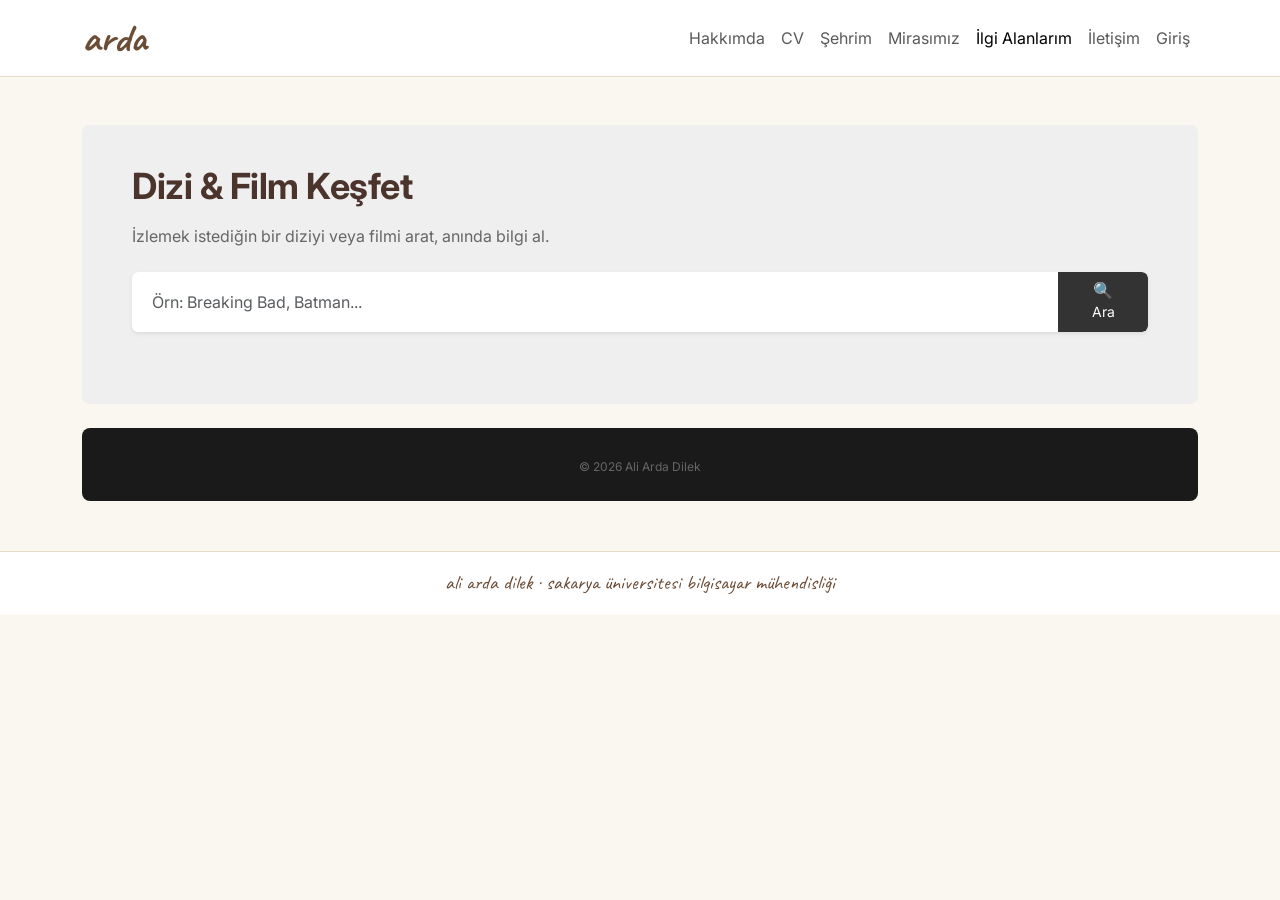
<file: ilgi.html>
<!DOCTYPE html>
<html lang="tr">

<head>
    <meta charset="UTF-8">
    <meta name="viewport" content="width=device-width, initial-scale=1.0">
    <title>İlgi Alanlarım – Ali Arda Dilek</title>
    <!-- Bootstrap: Sayfa düzeni ve tasarımı için hazır kütüphane -->
    <link href="https://cdn.jsdelivr.net/npm/bootstrap@5.3.3/dist/css/bootstrap.min.css" rel="stylesheet">
    <!-- Google Fonts: El yazısı tarzı özel yazı tipi -->
    <link href="https://fonts.googleapis.com/css2?family=Caveat:wght@600&family=Inter:wght@400;500&display=swap"
        rel="stylesheet">
    <!-- Özel CSS dosyamız -->
    <link rel="stylesheet" href="css/ilgi.css">
</head>

<body>

    <!-- Üst Menü (Navbar) -->
    <nav class="navbar navbar-expand-lg">
        <div class="container">
            <a class="navbar-brand" href="index.html"
                style="font-family: 'Caveat', cursive; font-size: 2.5rem; color: #6B4C35 !important; font-weight: 700; padding: 0;">arda</a>
            <button class="navbar-toggler" type="button" data-bs-toggle="collapse" data-bs-target="#navMenu">
                <span class="navbar-toggler-icon"></span>
            </button>
            <div class="collapse navbar-collapse" id="navMenu">
                <ul class="navbar-nav ms-auto">
                    <li class="nav-item"><a class="nav-link" href="index.html">Hakkımda</a></li>
                    <li class="nav-item"><a class="nav-link" href="cv.html">CV</a></li>
                    <li class="nav-item"><a class="nav-link" href="sehrim.html">Şehrim</a></li>
                    <li class="nav-item"><a class="nav-link" href="miras.html">Mirasımız</a></li>
                    <li class="nav-item"><a class="nav-link active" href="ilgi.html">İlgi Alanlarım</a></li>
                    <li class="nav-item"><a class="nav-link" href="iletisim.html">İletişim</a></li>
                    <li class="nav-item"><a class="nav-link" href="login.html">Giriş</a></li>
                </ul>
            </div>
        </div>
    </nav>

    <main class="container my-5">


        <!-- API Bölümü (Arama Motoru) -->
        <div class="api-section mt-3" style="background-color: #EFEFEF; padding: 40px 50px; border-radius: 8px;">
            <h2 class="mb-3"
                style="font-family: 'Inter', sans-serif; font-weight: 700; color: #4A342C; font-size: 36px; text-align: left; letter-spacing: -0.5px;">
                Dizi & Film Keşfet</h2>
            <p class="mb-4" style="text-align: left; color: #666; font-family: 'Inter', sans-serif; font-size: 16px;">
                İzlemek istediğin bir diziyi veya filmi arat, anında bilgi al.</p>

            <!-- Arama Çubuğu  -->
            <div class="input-group shadow-sm mb-5" style="height: 60px; border-radius: 6px; overflow: hidden;">
                <input type="text" id="searchInput" class="form-control" placeholder="Örn: Breaking Bad, Batman..."
                    style="font-family: 'Inter', sans-serif; border: none; background-color: #FFFFFF; font-size: 16px; padding-left: 20px; box-shadow: none;">
                <button id="searchButton" class="btn"
                    style="background-color: #333333; color: white; width: 90px; border: none; display: flex; flex-direction: column; justify-content: center; align-items: center; cursor: pointer;">
                    <span style="font-size: 16px; line-height: 1; margin-bottom: 3px;">🔍</span>
                    <span style="font-size: 14px; font-family: 'Inter', sans-serif;">Ara</span>
                </button>
            </div>

            <h3 class="hero-subtitle d-none text-center" id="resultsTitle">Arama Sonuçları</h3>
            <!-- Sonuçların Geleceği Kutu -->
            <div id="searchResults" class="row row-cols-1 row-cols-md-3 g-4 justify-content-center mb-2">
            </div>
        </div>

        <!-- Siyah Alt Bant  -->
        <div class="mt-4" style="background-color: #1A1A1A; padding: 25px 0; border-radius: 8px; text-align: center;">
            <div style="font-size: 24px; color: #b3b3b3; margin-bottom: 5px;">
            </div>
            <div style="color: #666; font-size: 12px; font-family: 'Inter', sans-serif;">
                © 2026 Ali Arda Dilek
            </div>
        </div>
    </main>

    <footer class="text-center py-3">ali arda dilek · sakarya üniversitesi bilgisayar mühendisliği</footer>

    <script src="https://cdn.jsdelivr.net/npm/bootstrap@5.3.3/dist/js/bootstrap.bundle.min.js"></script>

    <script>
        // 1) Sayfa tamamen yüklendikten sonra kodların çalışmasını sağlar
        document.addEventListener('DOMContentLoaded', () => {
            const btnAra = document.getElementById('searchButton');
            const kutuArama = document.getElementById('searchInput');
            const sonucKutusu = document.getElementById('searchResults');
            const sonucBasligi = document.getElementById('resultsTitle');

            // 2) 'Ara' butonuna tıklandığında çalışacak olan işlem
            btnAra.addEventListener('click', async () => {
                const arananKelime = kutuArama.value.trim(); // Baştaki ve sondaki boşlukları temizler

                // Eğer kutu boşken butona basılırsa hiçbir şey yapmasın
                if (!arananKelime) return;

                // Arama sonuçları başlığını göster ve yükleniyor animasyonu ekle
                sonucBasligi.classList.remove('d-none');
                sonucKutusu.innerHTML = '<p style="font-family: Caveat, cursive; font-size: 24px;">Aranıyor... ⏳</p>';

                try {
                    // 3) TVMaze API'ye (Sunucuya) istek (request) atıyoruz
                    const response = await fetch(`https://api.tvmaze.com/search/shows?q=${arananKelime}`);
                    const veriler = await response.json(); // Gelen cevabı JSON formatına (anlamlı listeye) çevir

                    sonucKutusu.innerHTML = ''; // Eski sonuçları ekrandan temizle

                    // Gelen sonuçlardan sadece ilk 3 tanesini al (ekran çok dolmasın diye)
                    const ilkUcSonuc = veriler.slice(0, 3);

                    // Eğer hiç sonuç bulunamazsa kullanıcıya uyarı ver
                    if (ilkUcSonuc.length === 0) {
                        sonucKutusu.innerHTML = '<p style="font-family: Caveat, cursive; font-size: 24px;">Arama sonucu bulunamadı 😢</p>';
                        return;
                    }

                    // 4) Bulunan her bir dizi/film için ekranda bir "Polaroid Kadrajı" oluştur
                    for (const oge of ilkUcSonuc) {
                        const dizi = oge.show; // Gelen listedeki dizi objesini al

                        // Eğer dizinin resmi varsa onu kullan, yoksa kendi default resmimizi koy
                        const resim = dizi.image ? dizi.image.medium : 'images/film.jpg';
                        // Puanı varsa göster, yoksa "?" koy
                        const puan = dizi.rating?.average || '?';
                        // Tür bilgisi varsa ilkini al (Drama, Action vs.), yoksa Belirtilmemiş yaz
                        const tur = dizi.genres[0] || 'Tür Belirtilmemiş';

                        // Ekrana (HTML içine) oluşturduğumuz kartı ekle
                        sonucKutusu.innerHTML += `
                            <div class="col">
                                <div class="polaroid">
                                    <img src="${resim}" alt="${dizi.name}">
                                    <div class="polaroid-label">${dizi.name}</div>
                                    <div class="api-details">
                                        <span>${tur}</span> | <span>⭐ ${puan}</span>
                                    </div>
                                </div>
                            </div>
                        `;
                    }
                } catch (hata) {
                    // Eğer internet yoksa veya API çökmüşse, program bozulmasın diye hatayı yakala
                    sonucKutusu.innerHTML = '<p style="font-family: Caveat, cursive; font-size: 24px;">Bağlantı hatası oluştu. Lütfen tekrar deneyin. 🛑</p>';
                    console.error("TVMaze API Hatası:", hata);
                }
            });

            // Kullanıcı Enter tuşuna basınca da "Ara" butonuna tıklanmış gibi tetikle
            kutuArama.addEventListener('keypress', (e) => {
                if (e.key === 'Enter') {
                    btnAra.click();
                }
            });
        });
    </script>
</body>

</html>
</file>
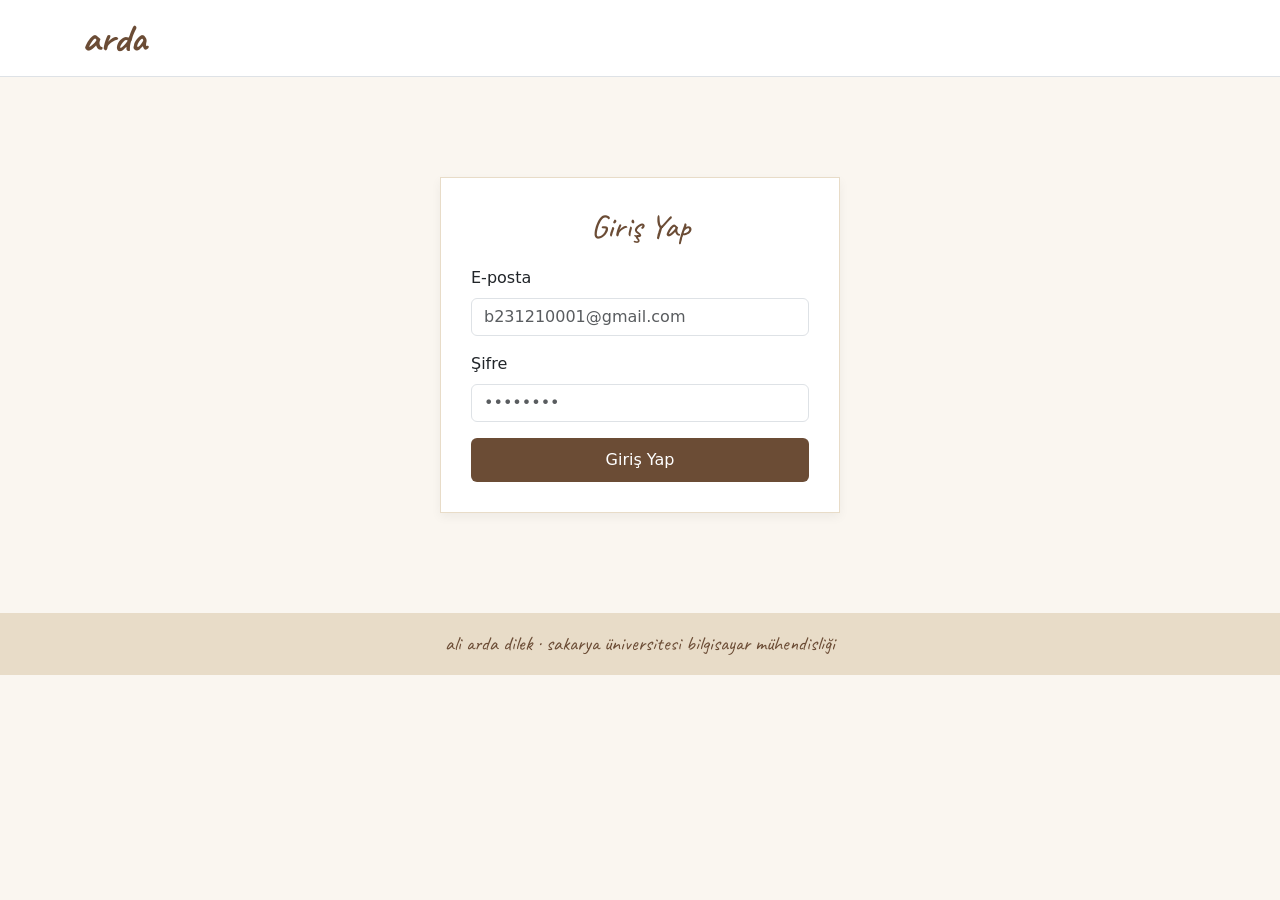
<file: login.html>
<!DOCTYPE html>
<html lang="tr">

<head>
    <meta charset="UTF-8">
    <meta name="viewport" content="width=device-width, initial-scale=1.0">
    <title>Giriş Yap – Ali Arda Dilek</title>
    <link href="https://cdn.jsdelivr.net/npm/bootstrap@5.3.3/dist/css/bootstrap.min.css" rel="stylesheet">
    <link href="https://fonts.googleapis.com/css2?family=Caveat:wght@600&family=Inter:wght@400;500&display=swap"
        rel="stylesheet">
    <style>
        body {
            background: #FAF6F0;
        }

        .login-card {
            background: white;
            padding: 30px;
            border: 1px solid #e8dcc8;
            max-width: 400px;
            margin: 100px auto;
            box-shadow: 0 4px 10px rgba(0, 0, 0, 0.05);
        }

        .header-title {
            font-family: 'Caveat', cursive;
            font-size: 32px;
            color: #6B4C35;
            text-align: center;
            margin-bottom: 20px;
        }

        .btn-custom {
            background: #6B4C35;
            color: white;
            border: none;
            width: 100%;
            padding: 10px;
        }

        .btn-custom:hover {
            background: #4A342C;
            color: white;
        }
    </style>
</head>

<body>
    <nav class="navbar navbar-expand-lg bg-white border-bottom">
        <div class="container">
            <a class="navbar-brand" href="index.html"
                style="font-family: 'Caveat', cursive; font-size: 2.5rem; color: #6B4C35 !important; font-weight: 700; padding: 0;">arda</a>
        </div>
    </nav>

    <div class="container">
        <div class="login-card">
            <h2 class="header-title">Giriş Yap</h2>
            <form action="php/login_kontrol.php" method="POST">
                <div class="mb-3">
                    <label class="form-label">E-posta</label>
                    <input type="email" name="email" class="form-control" placeholder="b231210001@gmail.com" required>
                </div>
                <div class="mb-3">
                    <label class="form-label">Şifre</label>
                    <input type="password" name="sifre" class="form-control" placeholder="••••••••" required>
                </div>
                <button type="submit" class="btn btn-custom">Giriş Yap</button>
            </form>
        </div>
    </div>

    <footer class="text-center py-3 mt-5"
        style="background: #e8dcc8; font-family: 'Caveat', cursive; font-size: 20px; color: #6B4C35;">
        ali arda dilek · sakarya üniversitesi bilgisayar mühendisliği
    </footer>
</body>

</html>
</file>
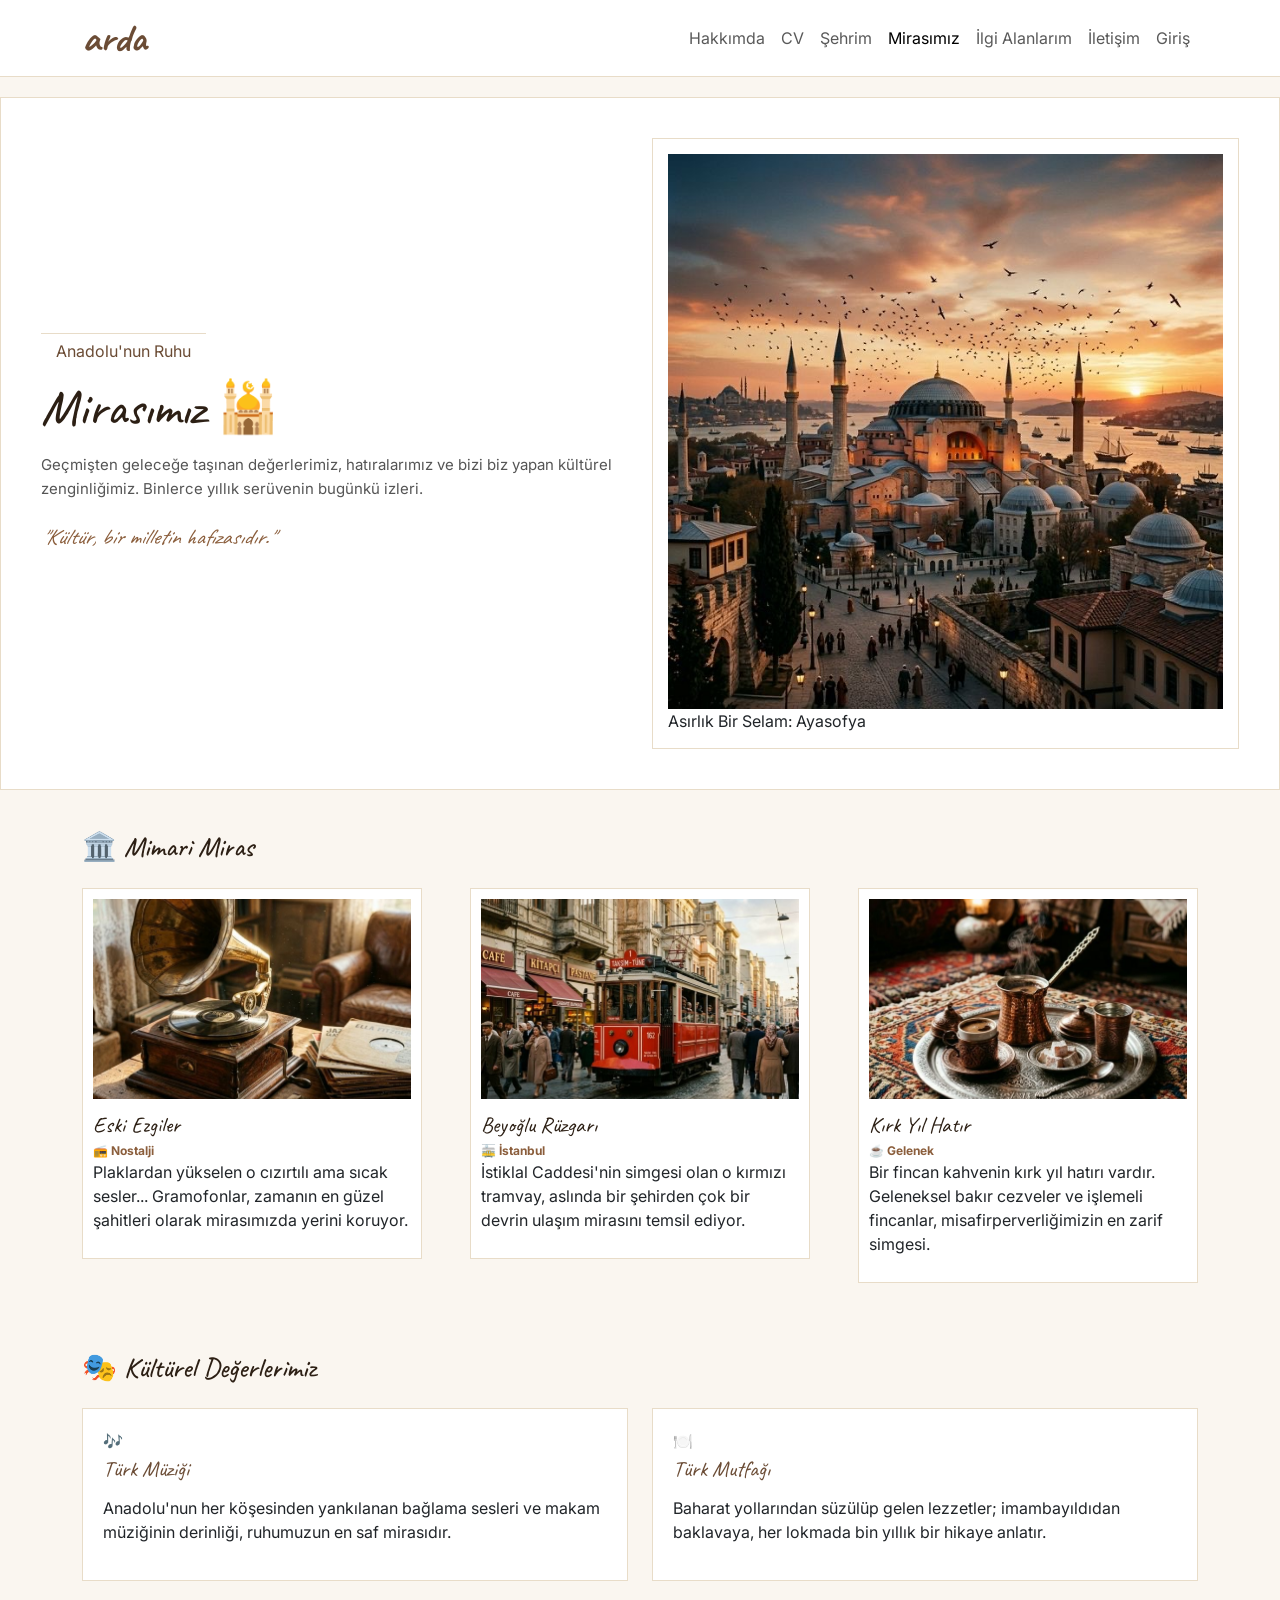
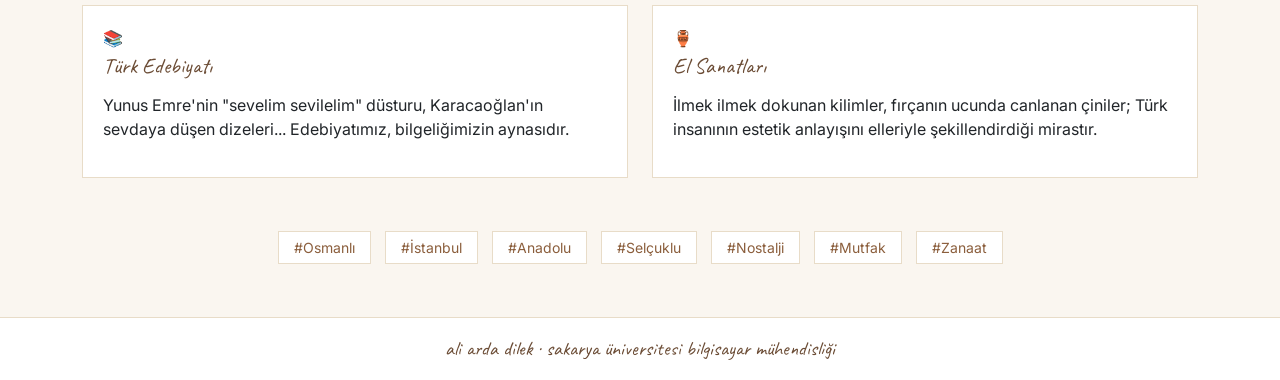
<file: miras.html>
<!DOCTYPE html>
<html lang="tr">

<head>
    <meta charset="UTF-8">
    <meta name="viewport" content="width=device-width, initial-scale=1.0">
    <title>Mirasımız – Ali Arda Dilek</title>
    <link href="https://cdn.jsdelivr.net/npm/bootstrap@5.3.3/dist/css/bootstrap.min.css" rel="stylesheet">
    <link href="https://fonts.googleapis.com/css2?family=Caveat:wght@600&family=Inter:wght@400;500&display=swap"
        rel="stylesheet">
    <link rel="stylesheet" href="css/miras.css">
</head>

<body>

    <!-- NAV -->
    <nav class="navbar navbar-expand-lg">
        <div class="container">
            <a class="navbar-brand" href="index.html"
                style="font-family: 'Caveat', cursive; font-size: 2.5rem; color: #6B4C35 !important; font-weight: 700; padding: 0;">arda</a>
            <button class="navbar-toggler" type="button" data-bs-toggle="collapse" data-bs-target="#navMenu">
                <span class="navbar-toggler-icon"></span>
            </button>
            <div class="collapse navbar-collapse" id="navMenu">
                <ul class="navbar-nav ms-auto">
                    <li class="nav-item"><a class="nav-link" href="index.html">Hakkımda</a></li>
                    <li class="nav-item"><a class="nav-link" href="cv.html">CV</a></li>
                    <li class="nav-item"><a class="nav-link" href="sehrim.html">Şehrim</a></li>
                    <li class="nav-item"><a class="nav-link active" href="miras.html">Mirasımız</a></li>
                    <li class="nav-item"><a class="nav-link" href="ilgi.html">İlgi Alanlarım</a></li>
                    <li class="nav-item"><a class="nav-link" href="iletisim.html">İletişim</a></li>
                    <li class="nav-item"><a class="nav-link" href="login.html">Giriş</a></li>
                </ul>
            </div>
        </div>
    </nav>

    <!-- HERO -->
    <div class="hero">
        <div class="row align-items-center">
            <div class="col-lg-6">
                <div class="hero-text-content">
                    <div class="hero-badge">Anadolu'nun Ruhu</div>
                    <h1 class="hero-title">Mirasımız 🕌</h1>
                    <p class="hero-desc">
                        Geçmişten geleceğe taşınan değerlerimiz, hatıralarımız ve bizi biz yapan
                        kültürel zenginliğimiz. Binlerce yıllık serüvenin bugünkü izleri.
                    </p>
                    <div class="hero-quote">
                        "Kültür, bir milletin hafızasıdır."
                    </div>
                </div>
            </div>
            <div class="col-lg-6">
                <div class="hero-polaroid-main">
                    <img src="images/miras/hagia_sophia.jpeg" alt="Ayasofya Nostaljik">
                    <div class="polaroid-label">Asırlık Bir Selam: Ayasofya</div>
                </div>
            </div>
        </div>
    </div>

    <main class="container">

        <!-- Mimari Miras -->
        <div class="section-header d-flex align-items-center mb-4">
            <h2 class="section-title m-0">🏛️ Mimari Miras</h2>
            <div class="section-line ms-3 flex-grow-1"></div>
        </div>

        <div class="row row-cols-1 row-cols-md-3 g-5 mb-5">
            <div class="col">
                <div class="scrapbook-card">
                    <div class="tape top-right"></div>
                    <img src="images/miras/gramophone.jpeg" alt="Gramofon">
                    <div class="card-body-custom">
                        <div class="card-title-custom">Eski Ezgiler</div>
                        <div class="card-tag">📻 Nostalji</div>
                        <p>Plaklardan yükselen o cızırtılı ama sıcak sesler... Gramofonlar, zamanın en güzel şahitleri
                            olarak mirasımızda yerini koruyor.</p>
                    </div>
                </div>
            </div>
            <div class="col">
                <div class="scrapbook-card">
                    <div class="tape top-left"></div>
                    <img src="images/miras/tram.jpeg" alt="Nostaljik Tramvay">
                    <div class="card-body-custom">
                        <div class="card-title-custom">Beyoğlu Rüzgarı</div>
                        <div class="card-tag">🚋 İstanbul</div>
                        <p>İstiklal Caddesi'nin simgesi olan o kırmızı tramvay, aslında bir şehirden çok bir devrin
                            ulaşım mirasını temsil ediyor.</p>
                    </div>
                </div>
            </div>
            <div class="col">
                <div class="scrapbook-card">
                    <div class="tape top-right"></div>
                    <img src="images/miras/coffee.jpeg" alt="Kahve Takımı">
                    <div class="card-body-custom">
                        <div class="card-title-custom">Kırk Yıl Hatır</div>
                        <div class="card-tag">☕ Gelenek</div>
                        <p>Bir fincan kahvenin kırk yıl hatırı vardır. Geleneksel bakır cezveler ve işlemeli fincanlar,
                            misafirperverliğimizin en zarif simgesi.</p>
                    </div>
                </div>
            </div>
        </div>

        <!-- Kültürel Değerler Grid -->
        <div class="section-header d-flex align-items-center mb-4 mt-5">
            <h2 class="section-title m-0">🎭 Kültürel Değerlerimiz</h2>
            <div class="section-line ms-3 flex-grow-1"></div>
        </div>

        <div class="row g-4 mb-5">
            <div class="col-md-6">
                <div class="cultural-snippet">
                    <div class="pin"></div>
                    <div class="snippet-content">
                        <div class="snippet-header">
                            <span class="snippet-icon">🎶</span>
                            <span class="snippet-title">Türk Müziği</span>
                        </div>
                        <p>Anadolu'nun her köşesinden yankılanan bağlama sesleri ve makam müziğinin derinliği, ruhumuzun
                            en saf mirasıdır.</p>
                    </div>
                </div>
            </div>
            <div class="col-md-6">
                <div class="cultural-snippet">
                    <div class="pin"></div>
                    <div class="snippet-content">
                        <div class="snippet-header">
                            <span class="snippet-icon">🍽️</span>
                            <span class="snippet-title">Türk Mutfağı</span>
                        </div>
                        <p>Baharat yollarından süzülüp gelen lezzetler; imambayıldıdan baklavaya, her lokmada bin yıllık
                            bir hikaye anlatır.</p>
                    </div>
                </div>
            </div>
            <div class="col-md-6">
                <div class="cultural-snippet">
                    <div class="pin"></div>
                    <div class="snippet-content">
                        <div class="snippet-header">
                            <span class="snippet-icon">📚</span>
                            <span class="snippet-title">Türk Edebiyatı</span>
                        </div>
                        <p>Yunus Emre'nin "sevelim sevilelim" düsturu, Karacaoğlan'ın sevdaya düşen dizeleri...
                            Edebiyatımız, bilgeliğimizin aynasıdır.</p>
                    </div>
                </div>
            </div>
            <div class="col-md-6">
                <div class="cultural-snippet">
                    <div class="pin"></div>
                    <div class="snippet-content">
                        <div class="snippet-header">
                            <span class="snippet-icon">🏺</span>
                            <span class="snippet-title">El Sanatları</span>
                        </div>
                        <p>İlmek ilmek dokunan kilimler, fırçanın ucunda canlanan çiniler; Türk insanının estetik
                            anlayışını elleriyle şekillendirdiği mirastır.</p>
                    </div>
                </div>
            </div>
        </div>

        <!-- Etiketler -->
        <div class="tags-container text-center mb-5">
            <span class="chip-retro">#Osmanlı</span>
            <span class="chip-retro">#İstanbul</span>
            <span class="chip-retro">#Anadolu</span>
            <span class="chip-retro">#Selçuklu</span>
            <span class="chip-retro">#Nostalji</span>
            <span class="chip-retro">#Mutfak</span>
            <span class="chip-retro">#Zanaat</span>
        </div>

    </main>

    <footer class="text-center py-3">ali arda dilek · sakarya üniversitesi bilgisayar mühendisliği</footer>

    <script src="https://cdn.jsdelivr.net/npm/bootstrap@5.3.3/dist/js/bootstrap.bundle.min.js"></script>

</body>

</html>
</file>
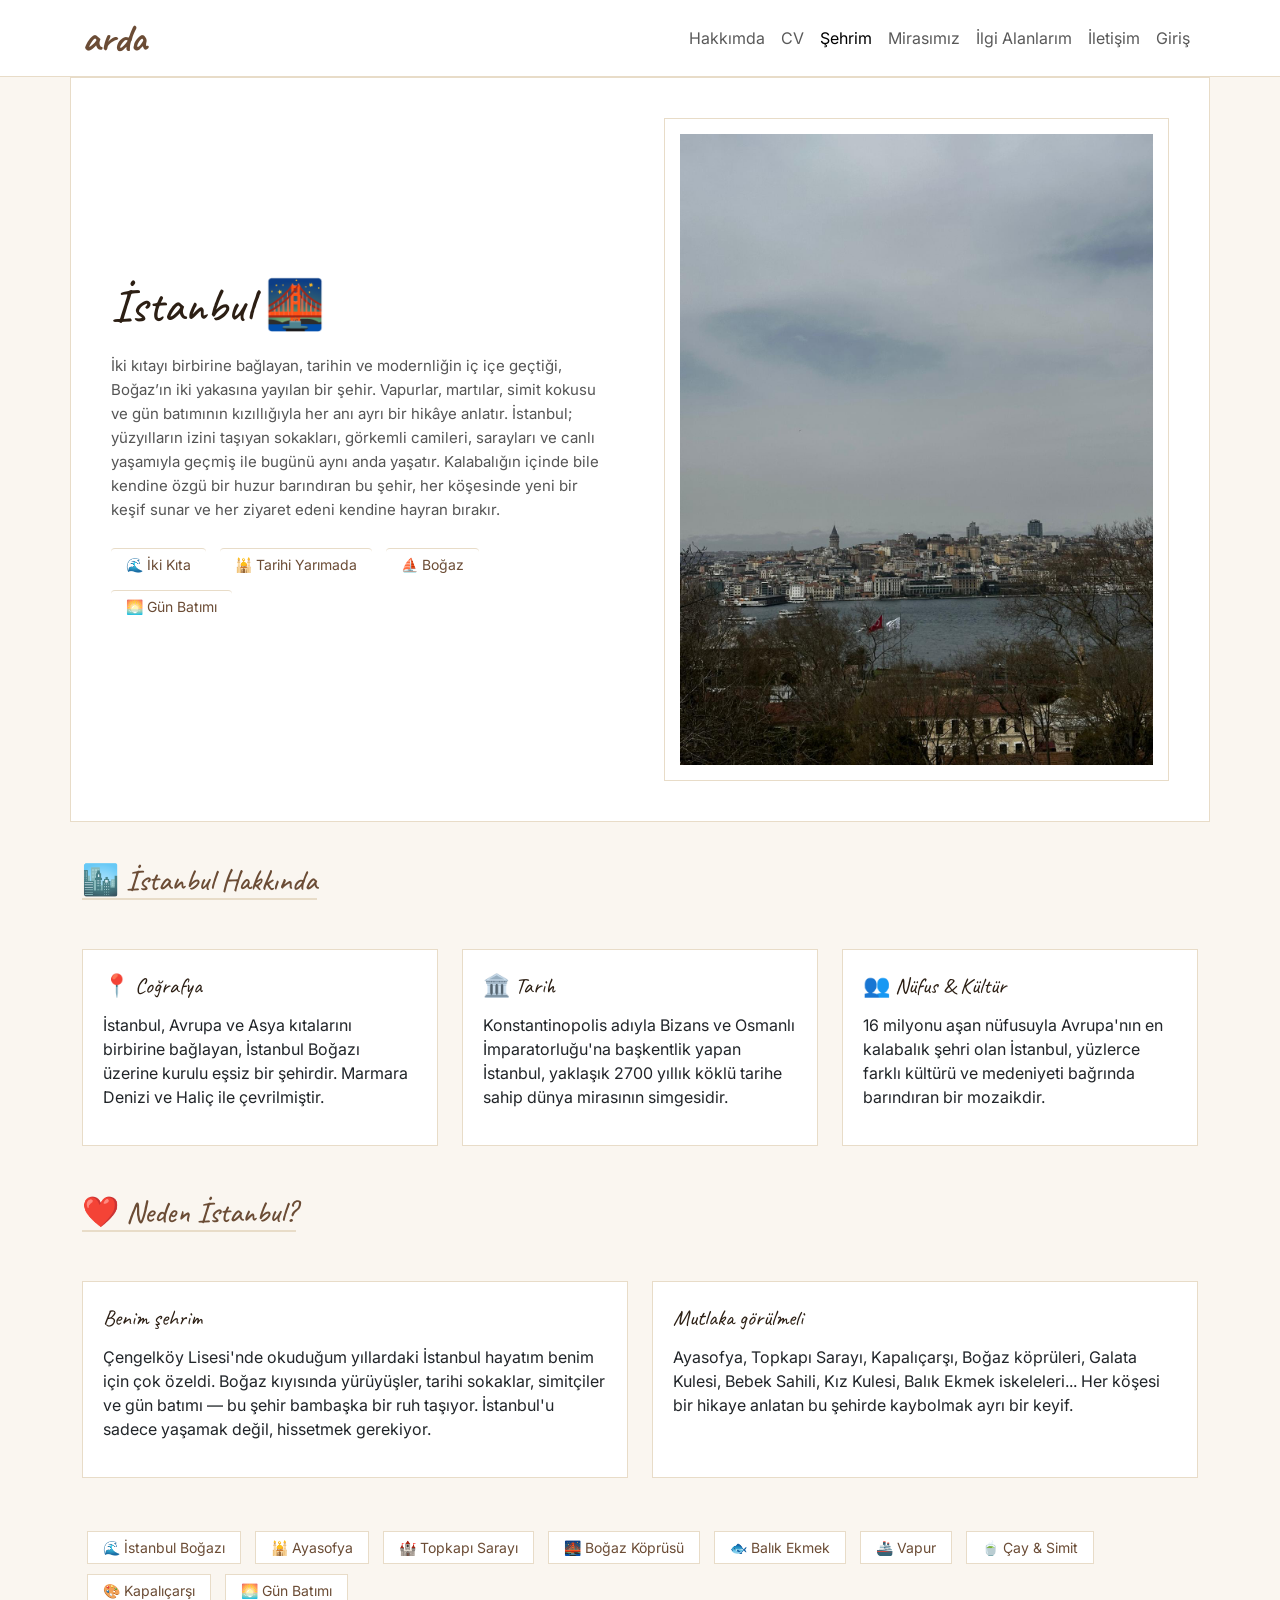
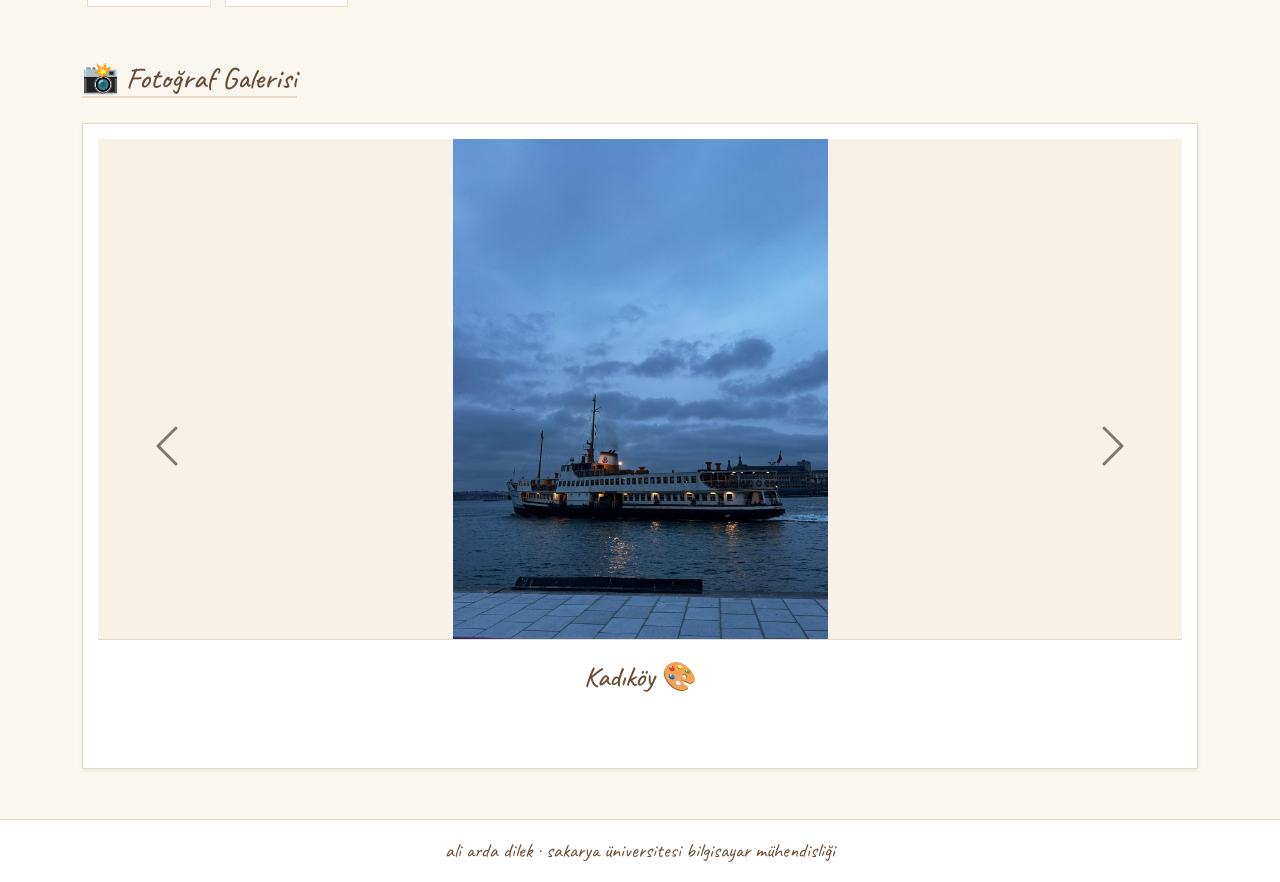
<file: sehrim.html>
<!DOCTYPE html>
<html lang="tr">

<head>
    <meta charset="UTF-8">
    <meta name="viewport" content="width=device-width, initial-scale=1.0">
    <title>Şehrim İstanbul – Ali Arda Dilek</title>
    <link href="https://cdn.jsdelivr.net/npm/bootstrap@5.3.3/dist/css/bootstrap.min.css" rel="stylesheet">
    <link href="https://fonts.googleapis.com/css2?family=Caveat:wght@600&family=Inter:wght@400;500&display=swap"
        rel="stylesheet">
    <link rel="stylesheet" href="css/sehrim.css">
</head>

<body>

    <!-- NAV -->
    <nav class="navbar navbar-expand-lg">
        <div class="container">
            <a class="navbar-brand" href="index.html"
                style="font-family: 'Caveat', cursive; font-size: 2.5rem; color: #6B4C35 !important; font-weight: 700; padding: 0;">arda</a>
            <button class="navbar-toggler" type="button" data-bs-toggle="collapse" data-bs-target="#navMenu">
                <span class="navbar-toggler-icon"></span>
            </button>
            <div class="collapse navbar-collapse" id="navMenu">
                <ul class="navbar-nav ms-auto">
                    <li class="nav-item"><a class="nav-link" href="index.html">Hakkımda</a></li>
                    <li class="nav-item"><a class="nav-link" href="cv.html">CV</a></li>
                    <li class="nav-item"><a class="nav-link active" href="sehrim.html">Şehrim</a></li>
                    <li class="nav-item"><a class="nav-link" href="miras.html">Mirasımız</a></li>
                    <li class="nav-item"><a class="nav-link" href="ilgi.html">İlgi Alanlarım</a></li>
                    <li class="nav-item"><a class="nav-link" href="iletisim.html">İletişim</a></li>
                    <li class="nav-item"><a class="nav-link" href="login.html">Giriş</a></li>
                </ul>
            </div>
        </div>
    </nav>

    <!-- HERO -->
    <div class="hero container">
        <div class="row align-items-center g-5">
            <!-- Sol: Başlık + Açıklama + Rozetler -->
            <div class="col-md-6">
                <h1 class="hero-title">İstanbul 🌉</h1>
                <p class="hero-desc">
                    İki kıtayı birbirine bağlayan, tarihin ve modernliğin iç içe geçtiği, Boğaz’ın iki yakasına yayılan
                    bir şehir.
                    Vapurlar, martılar, simit kokusu ve gün batımının kızıllığıyla her anı ayrı bir hikâye anlatır.
                    İstanbul; yüzyılların izini taşıyan sokakları, görkemli camileri, sarayları ve canlı yaşamıyla
                    geçmiş ile bugünü aynı anda yaşatır.
                    Kalabalığın içinde bile kendine özgü bir huzur barındıran bu şehir, her köşesinde yeni bir keşif
                    sunar ve her ziyaret edeni kendine hayran bırakır.

                </p>
                <div>
                    <span class="hero-badge">🌊 İki Kıta</span>
                    <span class="hero-badge">🕌 Tarihi Yarımada</span>
                    <span class="hero-badge">⛵ Boğaz</span>
                    <span class="hero-badge">🌅 Gün Batımı</span>
                </div>
            </div>
            <!-- Sağ: Polaroid Fotoğraf -->
            <div class="col-md-6">
                <div class="hero-polaroid">
                    <img src="images/ist1.jpg" alt="İstanbul">
                </div>
            </div>
        </div>
    </div>

    <main class="container">

        <!-- Şehir Hakkında -->
        <div class="row g-4 mb-5">
            <div class="col-12">
                <h2 class="section-title">🏙️ İstanbul Hakkında</h2>
            </div>
            <div class="col-md-4">
                <div class="info-card">
                    <div class="info-title">📍 Coğrafya</div>
                    <p>İstanbul, Avrupa ve Asya kıtalarını birbirine bağlayan, İstanbul Boğazı üzerine kurulu eşsiz bir
                        şehirdir. Marmara Denizi ve Haliç ile çevrilmiştir.</p>
                </div>
            </div>
            <div class="col-md-4">
                <div class="info-card">
                    <div class="info-title">🏛️ Tarih</div>
                    <p>Konstantinopolis adıyla Bizans ve Osmanlı İmparatorluğu'na başkentlik yapan İstanbul, yaklaşık
                        2700 yıllık köklü tarihe sahip dünya mirasının simgesidir.</p>
                </div>
            </div>
            <div class="col-md-4">
                <div class="info-card">
                    <div class="info-title">👥 Nüfus & Kültür</div>
                    <p>16 milyonu aşan nüfusuyla Avrupa'nın en kalabalık şehri olan İstanbul, yüzlerce farklı kültürü
                        ve medeniyeti bağrında barındıran bir mozaikdir.</p>
                </div>
            </div>
        </div>

        <!-- Neden İstanbul -->
        <div class="row g-4 mb-5">
            <div class="col-12">
                <h2 class="section-title">❤️ Neden İstanbul?</h2>
            </div>
            <div class="col-md-6">
                <div class="info-card">
                    <div class="info-title">Benim şehrim</div>
                    <p>Çengelköy Lisesi'nde okuduğum yıllardaki İstanbul hayatım benim için çok özeldi. Boğaz kıyısında
                        yürüyüşler, tarihi sokaklar, simitçiler ve gün batımı — bu şehir bambaşka bir ruh taşıyor.
                        İstanbul'u sadece yaşamak değil, hissetmek gerekiyor.</p>
                </div>
            </div>
            <div class="col-md-6">
                <div class="info-card">
                    <div class="info-title">Mutlaka görülmeli</div>
                    <p>Ayasofya, Topkapı Sarayı, Kapalıçarşı, Boğaz köprüleri, Galata Kulesi, Bebek Sahili, Kız
                        Kulesi, Balık Ekmek iskeleleri... Her köşesi bir hikaye anlatan bu şehirde kaybolmak ayrı bir
                        keyif.</p>
                </div>
            </div>
        </div>

        <!-- Etiketler -->
        <div class="mb-5">
            <span class="chip">🌊 İstanbul Boğazı</span>
            <span class="chip">🕌 Ayasofya</span>
            <span class="chip">🏰 Topkapı Sarayı</span>
            <span class="chip">🌉 Boğaz Köprüsü</span>
            <span class="chip">🐟 Balık Ekmek</span>
            <span class="chip">🚢 Vapur</span>
            <span class="chip">🍵 Çay & Simit</span>
            <span class="chip">🎨 Kapalıçarşı</span>
            <span class="chip">🌅 Gün Batımı</span>
        </div>

        <!-- Fotoğraf Galerisi (Slider/Carousel) -->
        <h2 class="section-title">📸 Fotoğraf Galerisi</h2>
        <div id="cityCarousel" class="carousel slide mb-5 shadow-sm" data-bs-ride="carousel">
            <div class="carousel-indicators">
                <button type="button" data-bs-target="#cityCarousel" data-bs-slide-to="0" class="active"></button>
                <button type="button" data-bs-target="#cityCarousel" data-bs-slide-to="1"></button>
                <button type="button" data-bs-target="#cityCarousel" data-bs-slide-to="2"></button>
                <button type="button" data-bs-target="#cityCarousel" data-bs-slide-to="3"></button>
                <button type="button" data-bs-target="#cityCarousel" data-bs-slide-to="4"></button>
                <button type="button" data-bs-target="#cityCarousel" data-bs-slide-to="5"></button>
                <button type="button" data-bs-target="#cityCarousel" data-bs-slide-to="6"></button>
                <button type="button" data-bs-target="#cityCarousel" data-bs-slide-to="7"></button>
                <button type="button" data-bs-target="#cityCarousel" data-bs-slide-to="8"></button>
            </div>
            <div class="carousel-inner">
                <div class="carousel-item active" data-bs-interval="3000">
                    <div class="carousel-img-container">
                        <img src="images/ist10.jpg" alt="Kadıköy">
                    </div>
                    <div class="p-caption">
                        <h5>Kadıköy 🎨</h5>
                    </div>
                </div>
                <div class="carousel-item" data-bs-interval="3000">
                    <div class="carousel-img-container">
                        <img src="images/ist2.jpeg" alt="Dolmabahçe Sarayı">
                    </div>
                    <div class="p-caption">
                        <h5>Dolmabahçe Sarayı 🏛️</h5>
                    </div>
                </div>
                <div class="carousel-item" data-bs-interval="3000">
                    <div class="carousel-img-container">
                        <img src="images/ist3.jpeg" alt="Sent Antuan Kilisesi">
                    </div>
                    <div class="p-caption">
                        <h5>Sent Antuan Kilisesi ⛪</h5>
                    </div>
                </div>
                <div class="carousel-item" data-bs-interval="3000">
                    <div class="carousel-img-container">
                        <img src="images/ist4.jpeg" alt="Galata Kulesi">
                    </div>
                    <div class="p-caption">
                        <h5>Galata Kulesi 🏰</h5>
                    </div>
                </div>
                <div class="carousel-item" data-bs-interval="3000">
                    <div class="carousel-img-container">
                        <img src="images/ist5.jpeg" alt="Ayasofya Camii">
                    </div>
                    <div class="p-caption">
                        <h5>Ayasofya Camii 🕌</h5>
                    </div>
                </div>
                <div class="carousel-item" data-bs-interval="3000">
                    <div class="carousel-img-container">
                        <img src="images/ist6.jpeg" alt="Topkapı Sarayı">
                    </div>
                    <div class="p-caption">
                        <h5>Topkapı Sarayı 🏰</h5>
                    </div>
                </div>
                <div class="carousel-item" data-bs-interval="3000">
                    <div class="carousel-img-container">
                        <img src="images/ist7.jpeg" alt="taksim">
                    </div>
                    <div class="p-caption">
                        <h5>Beyoğlu/Taksim 🗼</h5>
                    </div>
                </div>
                <div class="carousel-item" data-bs-interval="3000">
                    <div class="carousel-img-container">
                        <img src="images/ist8.jpeg" alt="Akaretler">
                    </div>
                    <div class="p-caption">
                        <h5>Akaretler 🌅</h5>
                    </div>
                </div>
                <div class="carousel-item" data-bs-interval="3000">
                    <div class="carousel-img-container">
                        <img src="images/ist9.jpeg" alt="Kız Kulesi">
                    </div>
                    <div class="p-caption">
                        <h5>Kız Kulesi ⛵</h5>
                    </div>
                </div>
            </div>
            <button class="carousel-control-prev" type="button" data-bs-target="#cityCarousel" data-bs-slide="prev">
                <span class="carousel-control-prev-icon"></span>
            </button>
            <button class="carousel-control-next" type="button" data-bs-target="#cityCarousel" data-bs-slide="next">
                <span class="carousel-control-next-icon"></span>
            </button>
        </div>

    </main>

    <footer class="text-center py-3">ali arda dilek · sakarya üniversitesi bilgisayar mühendisliği</footer>

    <script src="https://cdn.jsdelivr.net/npm/bootstrap@5.3.3/dist/js/bootstrap.bundle.min.js"></script>

</body>

</html>
</file>
<file: css/ilgi.css>
body {
    background: #FAF6F0;
    font-family: 'Inter', sans-serif;
}

nav {
    background: #fff !important;
    border-bottom: 1px solid #e8dcc8;
}

.hero-title {
    font-family: 'Caveat', cursive;
    font-size: 50px;
    color: #2C1F14;
    margin-top: 20px;
}

.hero-subtitle {
    font-family: 'Caveat', cursive;
    font-size: 22px;
    color: #8B5E3C;
    margin-bottom: 40px;
}

.section-heading {
    font-family: 'Caveat', cursive;
    font-size: 32px;
    color: #6B4C35;
    border-bottom: 2px solid #e8dcc8;
    display: inline-block;
    margin-bottom: 25px;
}

.polaroid {
    background: white;
    padding: 15px;
    border: 1px solid #e8dcc8;
    box-shadow: 0 5px 15px rgba(0, 0, 0, 0.05);
    margin-bottom: 20px;
}

.polaroid img {
    width: 100%;
    height: 250px;
    object-fit: cover;
}

.polaroid-label {
    font-family: 'Caveat', cursive;
    text-align: center;
    margin-top: 15px;
    font-size: 22px;
    color: #4A342C;
}

.api-details {
    padding-top: 10px;
    margin-top: 10px;
    border-top: 1px dashed #e8dcc8;
    font-size: 14px;
    color: #8B5E3C;
}

footer {
    background: #fff;
    border-top: 1px solid #e8dcc8;
    padding: 20px 0;
    font-family: 'Caveat', cursive;
    font-size: 20px;
    color: #6B4C35;
    margin-top: 50px;
}
</file>
<file: css/miras.css>
body {
    background: #FAF6F0;
    font-family: 'Inter', sans-serif;
}

nav {
    background: #fff !important;
    border-bottom: 1px solid #e8dcc8;
}

.hero {
    background: white;
    padding: 40px;
    border: 1px solid #e8dcc8;
    margin-bottom: 40px;
    margin-top: 20px;
}

.hero-badge {
    background: #fff;
    border-top: 1px solid #e8dcc8;
    color: #6B4C35;
    padding: 5px 15px;
    display: inline-block;
    margin-bottom: 10px;
}

.hero-title {
    font-family: 'Caveat', cursive;
    font-size: 50px;
    color: #2C1F14;
    margin-bottom: 15px;
}

.hero-desc {
    font-size: 15px;
    color: #555;
    line-height: 1.6;
}

.hero-quote {
    font-family: 'Caveat', cursive;
    font-size: 22px;
    color: #8B5E3C;
    margin-top: 20px;
    font-style: italic;
}

.hero-polaroid-main {
    background: white;
    padding: 15px;
    border: 1px solid #e8dcc8;
}

.hero-polaroid-main img {
    width: 100%;
    height: auto;
}

.scrapbook-card {
    background: white;
    padding: 10px;
    border: 1px solid #e8dcc8;
    margin-bottom: 20px;
}

.scrapbook-card img {
    width: 100%;
    height: 200px;
    object-fit: cover;
}

.card-title-custom {
    font-family: 'Caveat', cursive;
    font-size: 22px;
    color: #2C1F14;
    margin-top: 10px;
}

.card-tag {
    font-size: 12px;
    color: #8B5E3C;
    font-weight: bold;
}

.cultural-snippet {
    background: #fff;
    border: 1px solid #e8dcc8;
    padding: 20px;
    height: 100%;
}

.snippet-title {
    font-family: 'Caveat', cursive;
    font-size: 22px;
    color: #6B4C35;
    margin-bottom: 10px;
    display: block;
}

.section-title {
    font-family: 'Caveat', cursive;
    font-size: 28px;
    color: #2C1F14;
    margin-bottom: 20px;
}

.chip-retro {
    display: inline-block;
    padding: 5px 15px;
    background: white;
    border: 1px solid #e8dcc8;
    font-size: 14px;
    color: #8B5E3C;
    margin: 5px;
}

footer {
    background: #fff;
    border-top: 1px solid #e8dcc8;
    padding: 20px 0;
    font-family: 'Caveat', cursive;
    font-size: 20px;
    color: #6B4C35;
}
</file>
<file: css/sehrim.css>
body {
    background: #FAF6F0;
    font-family: 'Inter', sans-serif;
}

nav {
    background: #fff !important;
    border-bottom: 1px solid #e8dcc8;
}

.hero {
    background: #fff;
    padding: 40px;
    border: 1px solid #e8dcc8;
    margin-bottom: 40px;
}

.hero-title {
    font-family: 'Caveat', cursive;
    font-size: 48px;
    color: #2C1F14;
    margin-bottom: 20px;
}

.hero-desc {
    font-size: 15px;
    color: #555;
    line-height: 1.6;
}

.hero-badge {
    background: #fff;
    border-top: 1px solid #e8dcc8;
    padding: 5px 15px;
    border-radius: 4px;
    font-size: 14px;
    color: #6B4C35;
    display: inline-block;
    margin-right: 10px;
    margin-top: 10px;
}

.hero-polaroid {
    background: white;
    padding: 15px;
    border: 1px solid #e8dcc8;
    text-align: center;
}

.hero-polaroid img {
    width: 100%;
    height: auto;
}

.section-title {
    font-family: 'Caveat', cursive;
    font-size: 30px;
    color: #6B4C35;
    margin-bottom: 25px;
    border-bottom: 2px solid #e8dcc8;
    display: inline-block;
}

.p-card {
    background: white;
    padding: 10px;
    border: 1px solid #e8dcc8;
    margin-bottom: 20px;
}

.p-card img {
    width: 100%;
    height: 250px;
    object-fit: cover;
}

.p-card .p-label {
    font-family: 'Caveat', cursive;
    font-size: 18px;
    color: #6B4C35;
    text-align: center;
    margin-top: 10px;
}

.info-card {
    background: white;
    padding: 20px;
    border: 1px solid #e8dcc8;
    height: 100%;
}

.info-card .info-title {
    font-family: 'Caveat', cursive;
    font-size: 22px;
    color: #2C1F14;
    margin-bottom: 10px;
}

.chip {
    background: white;
    border: 1px solid #e8dcc8;
    padding: 5px 15px;
    font-size: 14px;
    color: #6B4C35;
    display: inline-block;
    margin: 5px;
}

/* Carousel Styles */
.carousel {
    border: 1px solid #e8dcc8;
    background: #fff;
    padding: 15px;
}

.carousel-inner {
    background: #fff;
    padding-bottom: 40px;
    /* Space for indicators */
}

.carousel-item {
    background: #fff;
}

.carousel-img-container {
    height: 500px;
    display: flex;
    align-items: center;
    justify-content: center;
    background: #f8f1e7;
    overflow: hidden;
}

.carousel-item img {
    max-height: 100%;
    max-width: 100%;
    width: auto !important;
    height: auto !important;
    display: block;
    margin: 0 auto;
}

.p-caption {
    background: #fff;
    padding: 20px 0;
    text-align: center;
    border-top: 1px solid #e8dcc8;
    color: #6B4C35;
}

.p-caption h5 {
    font-family: 'Caveat', cursive;
    font-size: 28px;
    margin: 0;
}

.carousel-control-prev-icon,
.carousel-control-next-icon {
    filter: invert(1);
    width: 3rem;
    height: 3rem;
}

footer {
    background: #fff;
    border-top: 1px solid #e8dcc8;
    padding: 20px 0;
    font-family: 'Caveat', cursive;
    font-size: 20px;
    color: #6B4C35;
    margin-top: 50px;
}
</file>
